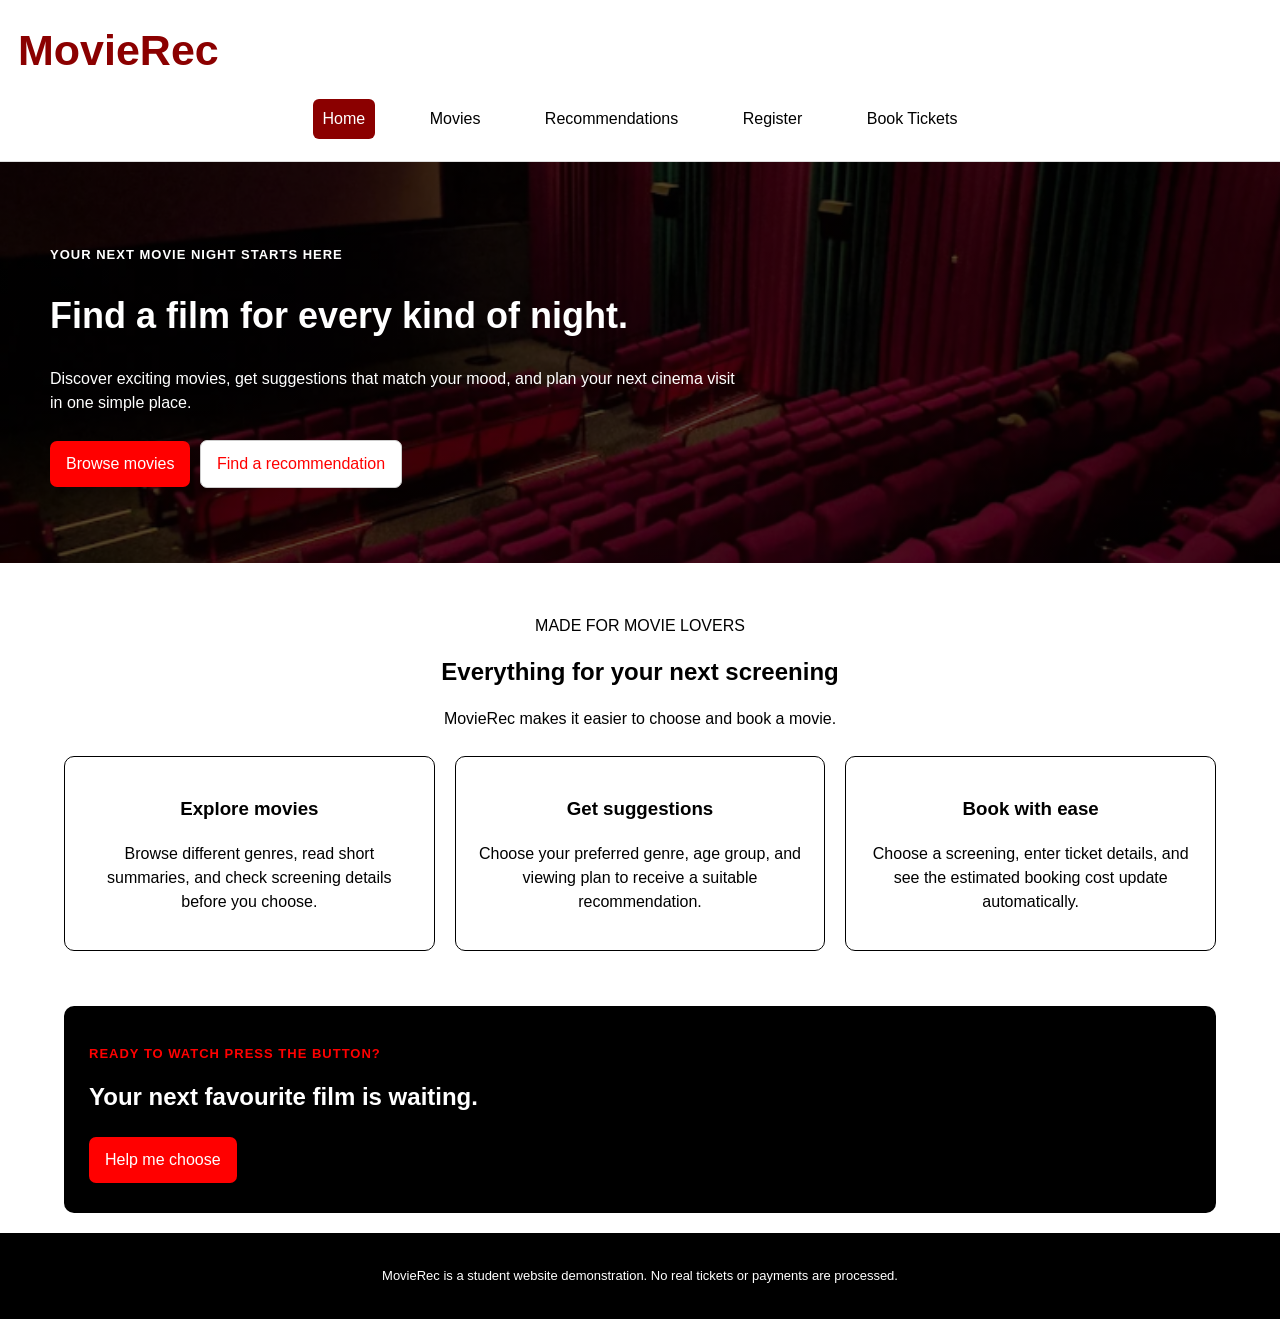
<file: index.html>
<!DOCTYPE html>
<html lang="en">
    <head>
    <meta charset="utf-8" />
    <meta name="description" content="Web Development" />
    <meta name="keywords"    content="HTML and CSS" />
    <meta name="author"      content="Het" />
    <meta name="viewport" content="width=device-width, initial-scale=1.0">
    <title>MovieRec | Discover Your Next Movie</title>
    <link rel="stylesheet" href="css/style.css">
    <script src="js/script.js" defer></script>
</head>
<body>
  <header class="site-header">
    <a class="logo" href="index.html">MovieRec</a>
    <nav aria-label="Main navigation">
      <a href="index.html" aria-current="page">Home</a>
      <a href="movies.html">Movies</a>
      <a href="recommend.html">Recommendations</a>
      <a href="register.html">Register</a>
      <a href="booking.html">Book Tickets</a>
    </nav>
  </header>

  <main>
    <section class="hero">
      <div class="hero-content">
        <p class="eyebrow">YOUR NEXT MOVIE NIGHT STARTS HERE</p>
        <h1>Find a film for every kind of night.</h1>
        <p>Discover exciting movies, get suggestions that match your mood, and plan your next cinema visit in one simple place.</p>
        <div class="button-row">
          <a class="button" href="movies.html">Browse movies</a>
          <a class="button button-secondary" href="recommend.html">Find a recommendation</a>
        </div>
      </div>
    </section>

    <section class="section">
      <div class="section-heading">
        <p>MADE FOR MOVIE LOVERS</p>
        <h2>Everything for your next screening</h2>
        <p>MovieRec makes it easier to choose and book a movie.</p>
      </div>
      <div class="feature-grid">
        <article class="feature-card">
          <h3>Explore movies</h3>
          <p>Browse different genres, read short summaries, and check screening details before you choose.</p>
        </article>
        <article class="feature-card">
          <h3>Get suggestions</h3>
          <p>Choose your preferred genre, age group, and viewing plan to receive a suitable recommendation.</p>
        </article>
        <article class="feature-card">
          <h3>Book with ease</h3>
          <p>Choose a screening, enter ticket details, and see the estimated booking cost update automatically.</p>
        </article>
      </div>
    </section>

    <section class="callout">
      <div>
        <p class="eyebrow">READY TO WATCH PRESS THE BUTTON?</p>
        <h2>Your next favourite film is waiting.</h2>
      </div>
      <a class="button" href="recommend.html">Help me choose</a>
    </section>
  </main>

  <footer>
    <p>MovieRec is a student website demonstration. No real tickets or payments are processed.</p>
  </footer>
</body>
</html>
</file>
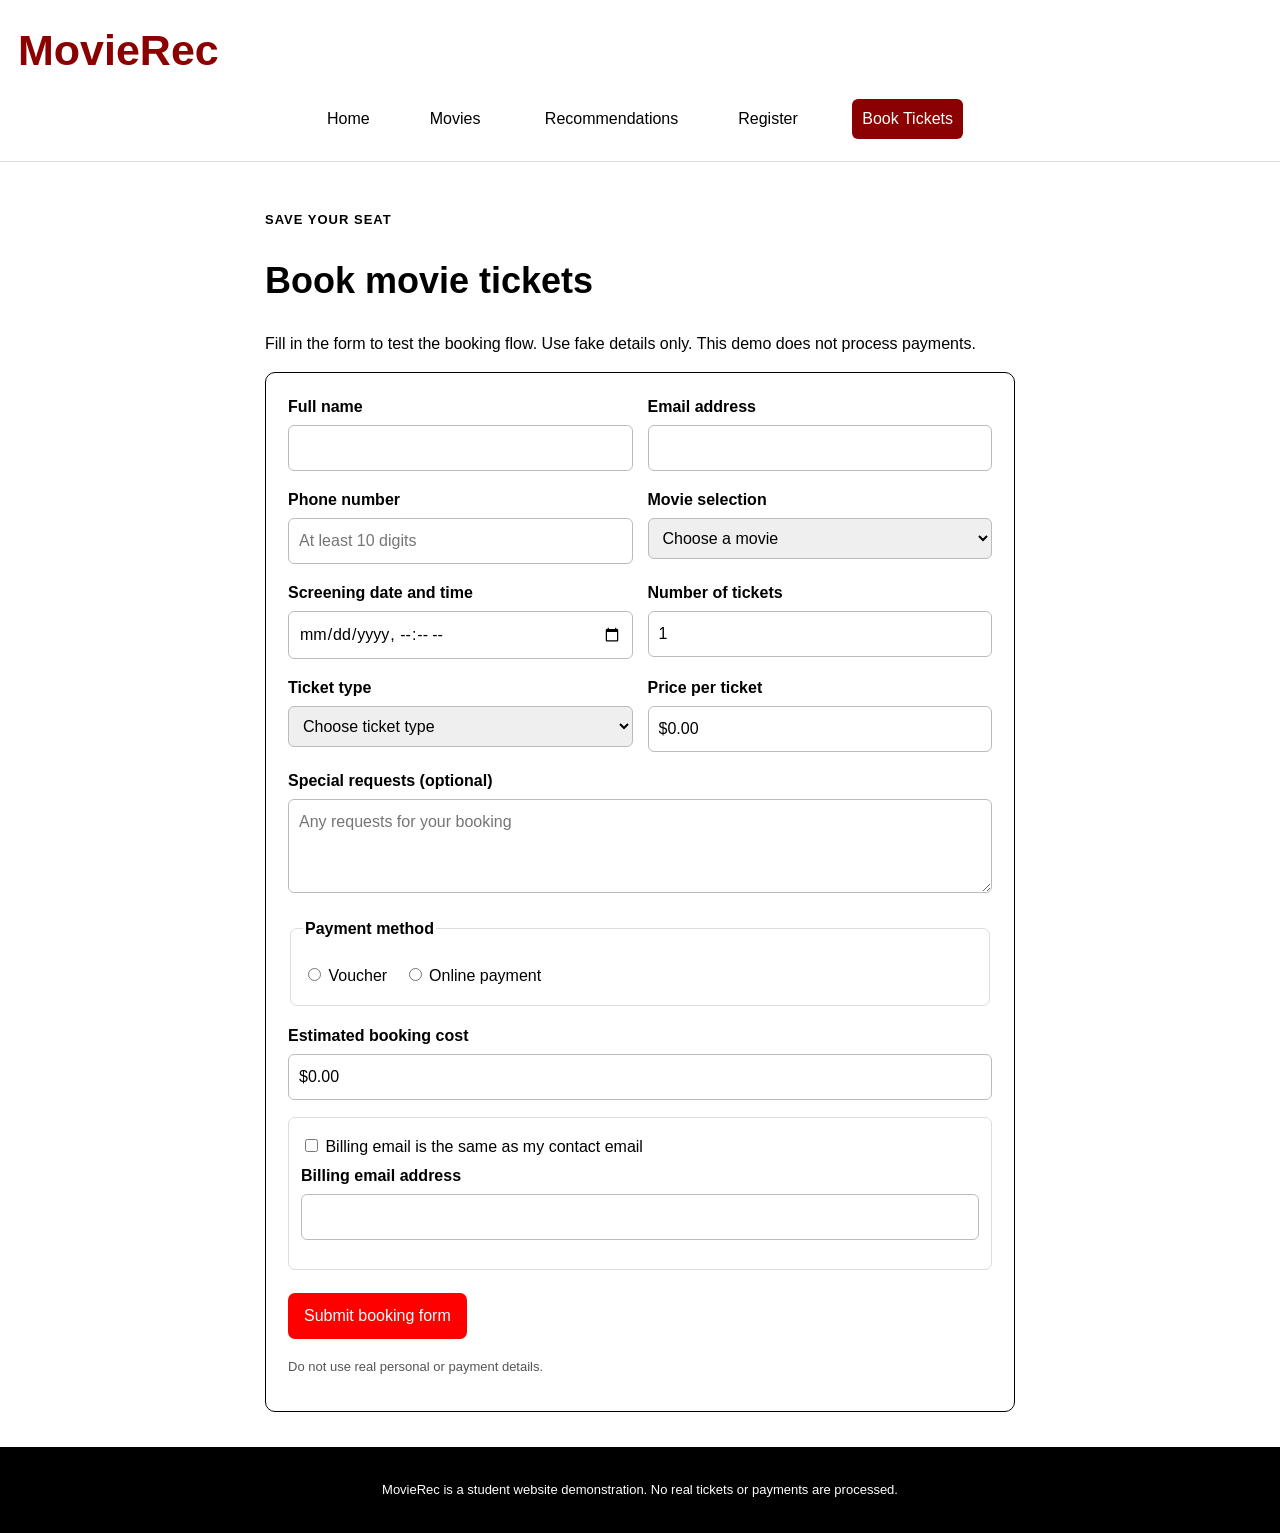
<file: booking.html>
<!DOCTYPE html>
<html lang="en">
<head>
    <meta charset="utf-8" />
    <meta name="description" content="Web Development" />
    <meta name="keywords"    content="HTML and CSS" />
    <meta name="author"      content="Het" />
    <meta name="viewport" content="width=device-width, initial-scale=1.0">
    <title>Book Tickets | MovieRec</title>
    <link rel="stylesheet" href="css/style.css">
    <script src="js/script.js" defer></script>
</head>
<body>
  <header class="site-header">
    <a class="logo" href="index.html">MovieRec</a>
    <nav aria-label="Main navigation">
      <a href="index.html">Home</a><a href="movies.html">Movies</a>
      <a href="recommend.html">Recommendations</a><a href="register.html">Register</a>
      <a href="booking.html" aria-current="page">Book Tickets</a>
    </nav>
  </header>

  <main class="page-main narrow-main">
    <section class="page-intro">
      <p class="eyebrow">SAVE YOUR SEAT</p>
      <h1>Book movie tickets</h1>
      <p>Fill in the form to test the booking flow. Use fake details only. This demo does not process payments.</p>
    </section>

    <section class="form-card">
      <form id="booking-form" method="POST" action="http://mercury.swin.edu.au/it000000/cos10005/regtest.php" novalidate>
        
        <div class="form-two-col">
          <div class="field"><label for="full-name">Full name</label><input id="full-name" name="name" autocomplete="name" required></div>
          <div class="field"><label for="booking-email">Email address</label><input id="booking-email" name="email" type="email" autocomplete="email" required></div>
          <div class="field"><label for="booking-phone">Phone number</label><input id="booking-phone" name="phone" inputmode="numeric" required placeholder="At least 10 digits"></div>
          <div class="field"><label for="movie-select">Movie selection</label>
            <select id="movie-select" name="movie" required>
              <option value="">Choose a movie</option>
              <option value="Zathura: A Space Adventure">Zathura: A Space Adventure</option>
              <option value="3 Idiots">3 Idiots</option>
              <option value="Tom and Jerry: The Fast and the Furry">Tom and Jerry: The Fast and the Furry</option>
              <option value="The Godfather">The Godfather</option>
              <option value="Journey to the Center of the Earth">Journey to the Center of the Earth</option>
              <option value="Bird Box">Bird Box</option>
            </select>
          </div>
          <div class="field"><label for="screening">Screening date and time</label><input id="screening" name="screening" type="datetime-local" required></div>
          <div class="field"><label for="tickets">Number of tickets</label><input id="tickets" name="tickets" type="number" min="1" value="1" required></div>
          <div class="field"><label for="ticket-type">Ticket type</label><select id="ticket-type" name="ticket-type" required><option value="">Choose ticket type</option><option value="Adult">Adult</option><option value="Child">Child</option><option value="Student">Student</option></select></div>
          <div class="field"><label for="ticket-price">Price per ticket</label><input id="ticket-price" name="ticket-price" readonly value="$0.00"></div>
        </div>

        <div class="field"><label for="special-requests">Special requests (optional)</label><textarea id="special-requests" name="special-requests" rows="3" placeholder="Any requests for your booking"></textarea></div>

        <fieldset class="field-set"><legend>Payment method</legend>
          <label class="radio-label"><input type="radio" name="payment-method" value="voucher" required> Voucher</label>
          <label class="radio-label"><input type="radio" name="payment-method" value="online"> Online payment</label>
        </fieldset>

        <div id="voucher-fields" class="conditional-fields" hidden>
          <div class="field"><label for="voucher-code">12-digit voucher code</label><input id="voucher-code" name="voucher-code" inputmode="numeric" maxlength="12" placeholder="Enter 12 digits"></div>
        </div>

        <div id="card-fields" class="conditional-fields" hidden>
          <div class="field"><label for="card-type">Card type</label><select id="card-type" name="card-type"><option value="">Choose card type</option><option value="visa">Visa</option><option value="mastercard">Mastercard</option><option value="amex">American Express (Amex)</option></select></div>
          <div class="field"><label for="card-number">Fake card number for testing</label><input id="card-number" name="card-number" inputmode="numeric" autocomplete="off" placeholder="16 digits, or 15 for Amex"></div>
          <p class="notice">Use fake card information only. No payment will be processed.</p>
        </div>

        <div class="field"><label for="booking-cost">Estimated booking cost</label><input id="booking-cost" name="booking-cost" readonly value="$0.00"></div>

        <div class="field-set">
          <label class="radio-label"><input id="same-billing-email" type="checkbox"> Billing email is the same as my contact email</label>
          <div class="field"><label for="billing-email">Billing email address</label><input id="billing-email" name="billing-email" type="email" required></div>
        </div>

        <button class="button" type="submit">Submit booking form</button>
        <p class="notice">Do not use real personal or payment details.</p>
      </form>
    </section>
  </main>
  <footer><p>MovieRec is a student website demonstration. No real tickets or payments are processed.</p></footer>
</body>
</html>
</file>
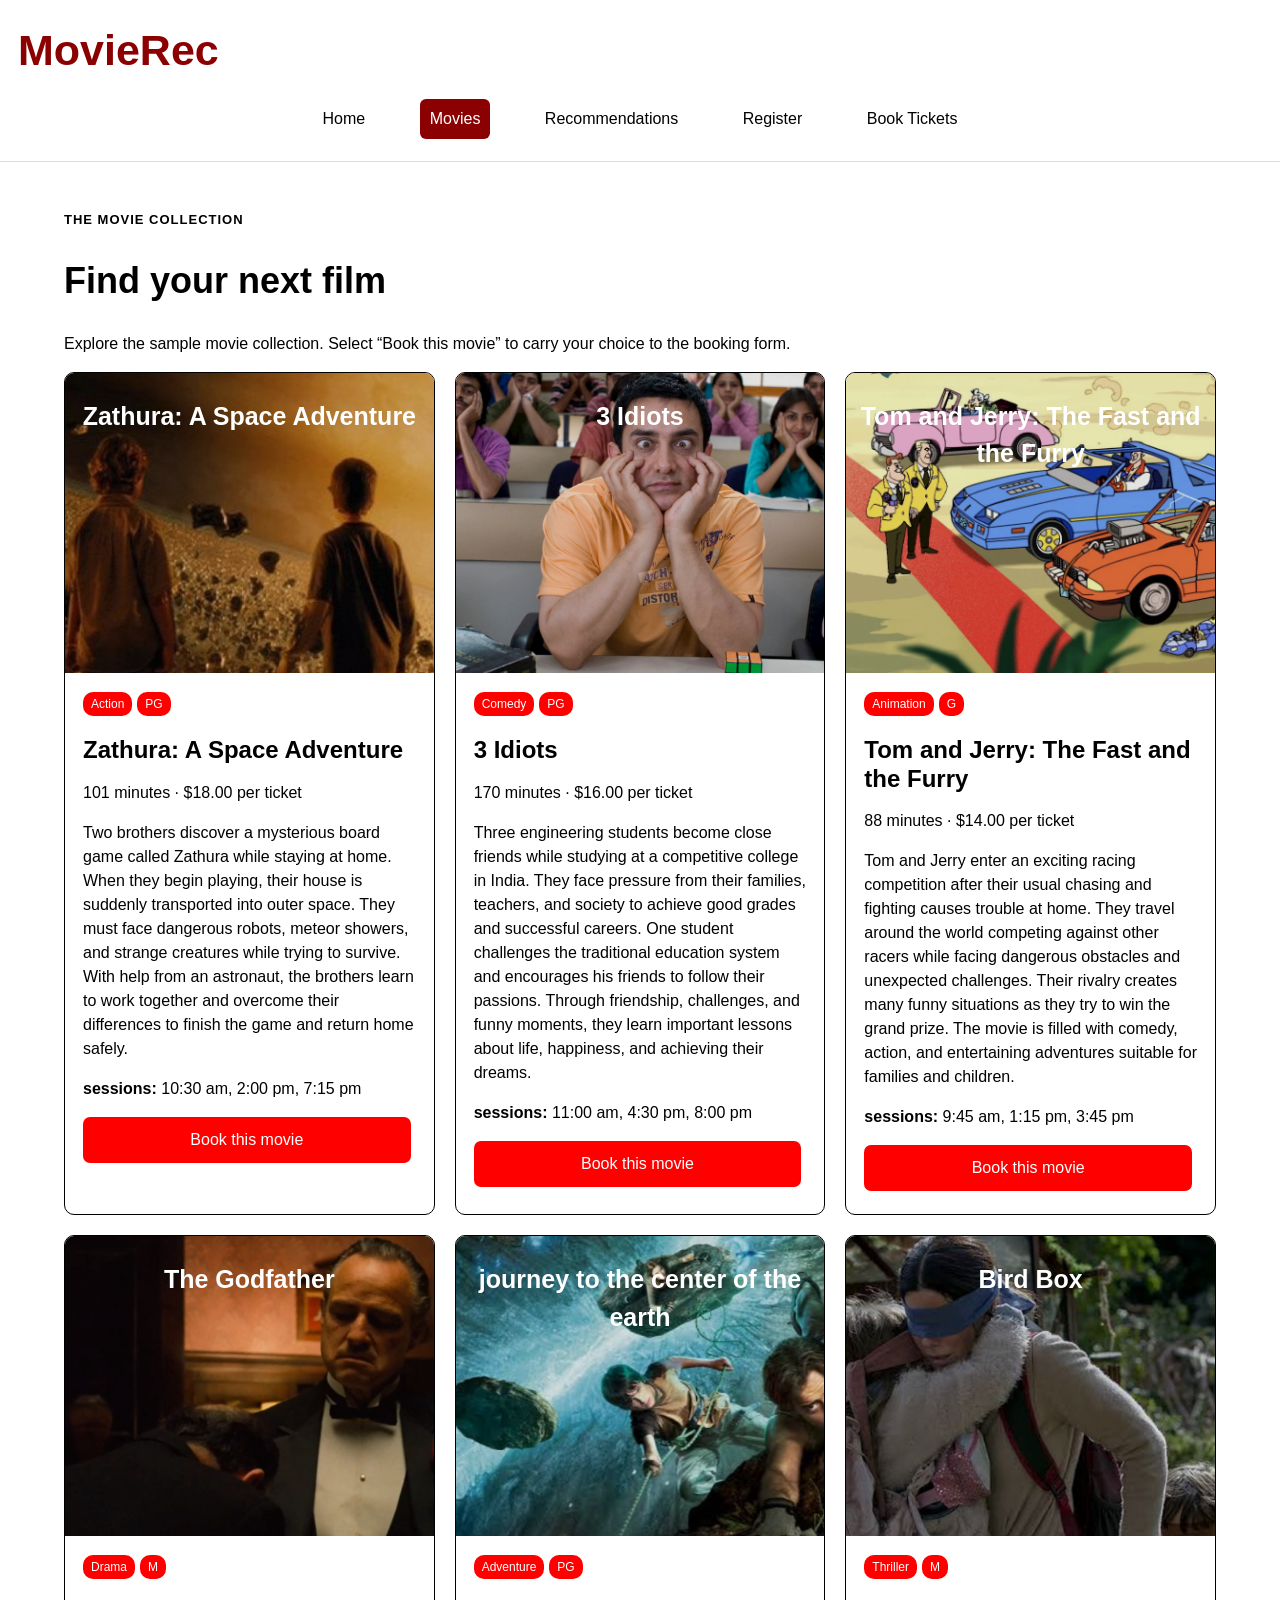
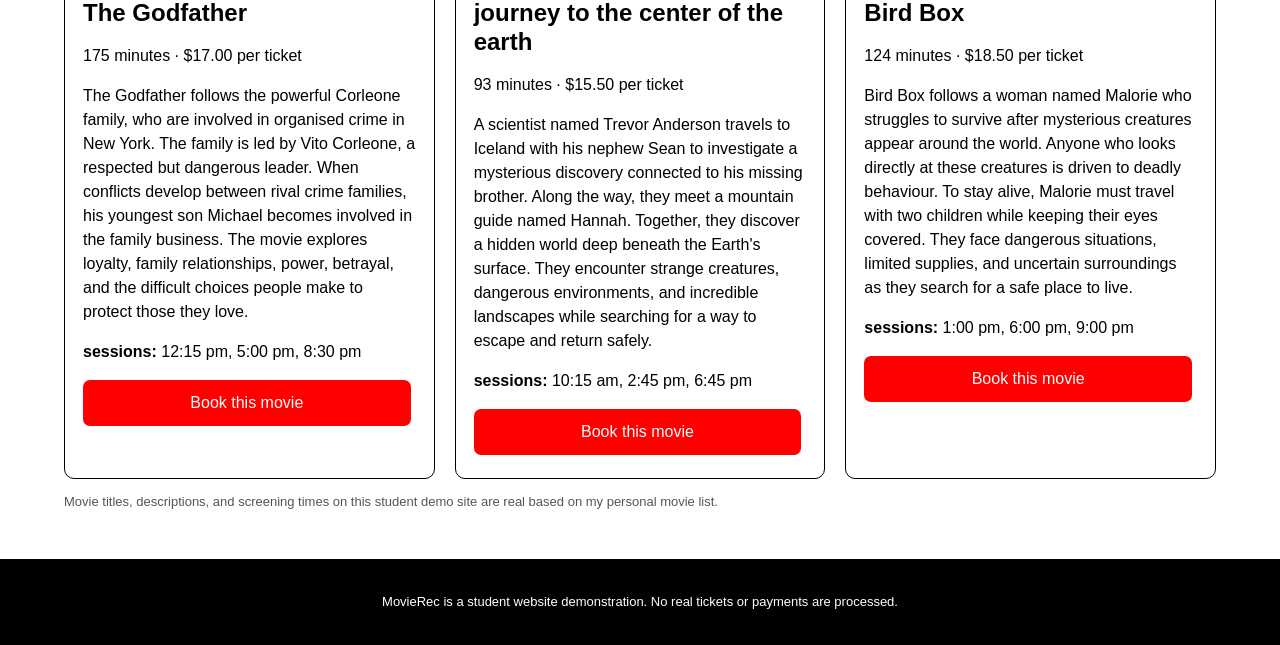
<file: movies.html>
<!DOCTYPE html>
<html lang="en">
<head>
    <meta charset="utf-8" />
    <meta name="description" content="Web Development" />
    <meta name="keywords"    content="HTML and CSS" />
    <meta name="author"      content="Het" />
    <meta name="viewport" content="width=device-width, initial-scale=1.0">
    <title>Movies | MovieRec</title>
    <link rel="stylesheet" href="css/style.css">
    <script src="js/script.js" defer></script>
</head>
<body>
  <header class="site-header">
    <a class="logo" href="index.html">MovieRec</a>
    <nav aria-label="Main navigation">
      <a href="index.html">Home</a>
      <a href="movies.html" aria-current="page">Movies</a>
      <a href="recommend.html">Recommendations</a>
      <a href="register.html">Register</a>
      <a href="booking.html">Book Tickets</a>
    </nav>
  </header>

  <main class="page-main">
    <section class="page-intro">
      <p class="eyebrow">THE MOVIE COLLECTION</p>
      <h1>Find your next film</h1>
      <p>Explore the sample movie collection. Select “Book this movie” to carry your choice to the booking form.</p>
    </section>

    <section class="movie-grid" aria-label="Available movies">
      <article class="movie-card">
        <div class="poster poster-blue" role="img" aria-label="Blue illustrated poster for Zathura: A Space Adventure"><span>Zathura: A Space Adventure</span></div>
        <div class="movie-info"><div class="tag-row"><span class="tag">Action</span><span class="tag">PG</span></div>
          <h2>Zathura: A Space Adventure</h2><p class="movie-meta">101 minutes · $18.00 per ticket</p>
          <p>Two brothers discover a mysterious board game called Zathura while staying at home. When they begin playing, their house is suddenly transported into outer space. They must face dangerous robots, meteor showers, and strange creatures while trying to survive. With help from an astronaut, the brothers learn to work together and overcome their differences to finish the game and return home safely.</p>
          <p class="session"><strong>sessions:</strong> 10:30 am, 2:00 pm, 7:15 pm</p>
          <a class="button full-button" href="booking.html?movie=Zathura: A Space Adventure">Book this movie</a>
        </div>
      </article>
      <article class="movie-card">
        <div class="poster poster-pink" role="img" aria-label="Pink illustrated poster for 3 Idiots"><span>3 Idiots</span></div>
        <div class="movie-info"><div class="tag-row"><span class="tag">Comedy</span><span class="tag">PG</span></div>
          <h2>3 Idiots</h2><p class="movie-meta">170 minutes · $16.00 per ticket</p>
          <p>Three engineering students become close friends while studying at a competitive college in India. They face pressure from their families, teachers, and society to achieve good grades and successful careers. One student challenges the traditional education system and encourages his friends to follow their passions. Through friendship, challenges, and funny moments, they learn important lessons about life, happiness, and achieving their dreams.</p>
          <p class="session"><strong>sessions:</strong> 11:00 am, 4:30 pm, 8:00 pm</p>
          <a class="button full-button" href="booking.html?movie=3 Idiots">Book this movie</a>
        </div>
      </article>
      <article class="movie-card">
        <div class="poster poster-gold" role="img" aria-label="Gold illustrated poster for Tom and Jerry: The Fast and the Furry"><span>Tom and Jerry: The Fast and the Furry</span></div>
        <div class="movie-info"><div class="tag-row"><span class="tag">Animation</span><span class="tag">G</span></div>
          <h2>Tom and Jerry: The Fast and the Furry</h2><p class="movie-meta">88 minutes · $14.00 per ticket</p>
          <p>Tom and Jerry enter an exciting racing competition after their usual chasing and fighting causes trouble at home. They travel around the world competing against other racers while facing dangerous obstacles and unexpected challenges. Their rivalry creates many funny situations as they try to win the grand prize. The movie is filled with comedy, action, and entertaining adventures suitable for families and children.</p>
          <p class="session"><strong>sessions:</strong> 9:45 am, 1:15 pm, 3:45 pm</p>
          <a class="button full-button" href="booking.html?movie=Tom and Jerry: The Fast and the Furry">Book this movie</a>
        </div>
      </article>
      <article class="movie-card">
        <div class="poster poster-purple" role="img" aria-label="Purple for The Godfather "><span>The Godfather</span></div>
        <div class="movie-info"><div class="tag-row"><span class="tag">Drama</span><span class="tag">M</span></div>
          <h2>The Godfather</h2><p class="movie-meta">175 minutes · $17.00 per ticket</p>     
          <p>The Godfather follows the powerful Corleone family, who are involved in organised crime in New York. The family is led by Vito Corleone, a respected but dangerous leader. When conflicts develop between rival crime families, his youngest son Michael becomes involved in the family business. The movie explores loyalty, family relationships, power, betrayal, and the difficult choices people make to protect those they love.</p>
          <p class="session"><strong>sessions:</strong> 12:15 pm, 5:00 pm, 8:30 pm</p>
          <a class="button full-button" href="booking.html?movie=The Godfather">Book this movie</a>
        </div>
      </article>
      <article class="movie-card">
        <div class="poster poster-green" role="img" aria-label="Green illustrated poster for journey to the center of the earth"><span>journey to the center of the earth</span></div>
        <div class="movie-info"><div class="tag-row"><span class="tag">Adventure</span><span class="tag">PG</span></div>
          <h2>journey to the center of the earth</h2><p class="movie-meta">93 minutes · $15.50 per ticket</p>
          <p>A scientist named Trevor Anderson travels to Iceland with his nephew Sean to investigate a mysterious discovery connected to his missing brother. Along the way, they meet a mountain guide named Hannah. Together, they discover a hidden world deep beneath the Earth's surface. They encounter strange creatures, dangerous environments, and incredible landscapes while searching for a way to escape and return safely.</p>
          <p class="session"><strong>sessions:</strong> 10:15 am, 2:45 pm, 6:45 pm</p>
          <a class="button full-button" href="booking.html?movie=Journey to the Center of the Earth">Book this movie</a>
        </div>
      </article>
      <article class="movie-card">
        <div class="poster poster-red" role="img" aria-label="Red illustrated poster for Bird Box"><span>Bird Box</span></div>
        <div class="movie-info"><div class="tag-row"><span class="tag">Thriller</span><span class="tag">M</span></div>
          <h2>Bird Box</h2><p class="movie-meta">124 minutes · $18.50 per ticket</p>
          <p>Bird Box follows a woman named Malorie who struggles to survive after mysterious creatures appear around the world. Anyone who looks directly at these creatures is driven to deadly behaviour. To stay alive, Malorie must travel with two children while keeping their eyes covered. They face dangerous situations, limited supplies, and uncertain surroundings as they search for a safe place to live.</p>
          <p class="session"><strong>sessions:</strong> 1:00 pm, 6:00 pm, 9:00 pm</p>
         <a class="button full-button" href="booking.html?movie=Bird Box">Book this movie</a>
        </div>
      </article>
    </section>
    <p class="notice">Movie titles, descriptions, and screening times on this student demo site are real based on my personal movie list.</p>
  </main>

  <footer><p>MovieRec is a student website demonstration. No real tickets or payments are processed.</p></footer>
</body>
</html>
</file>
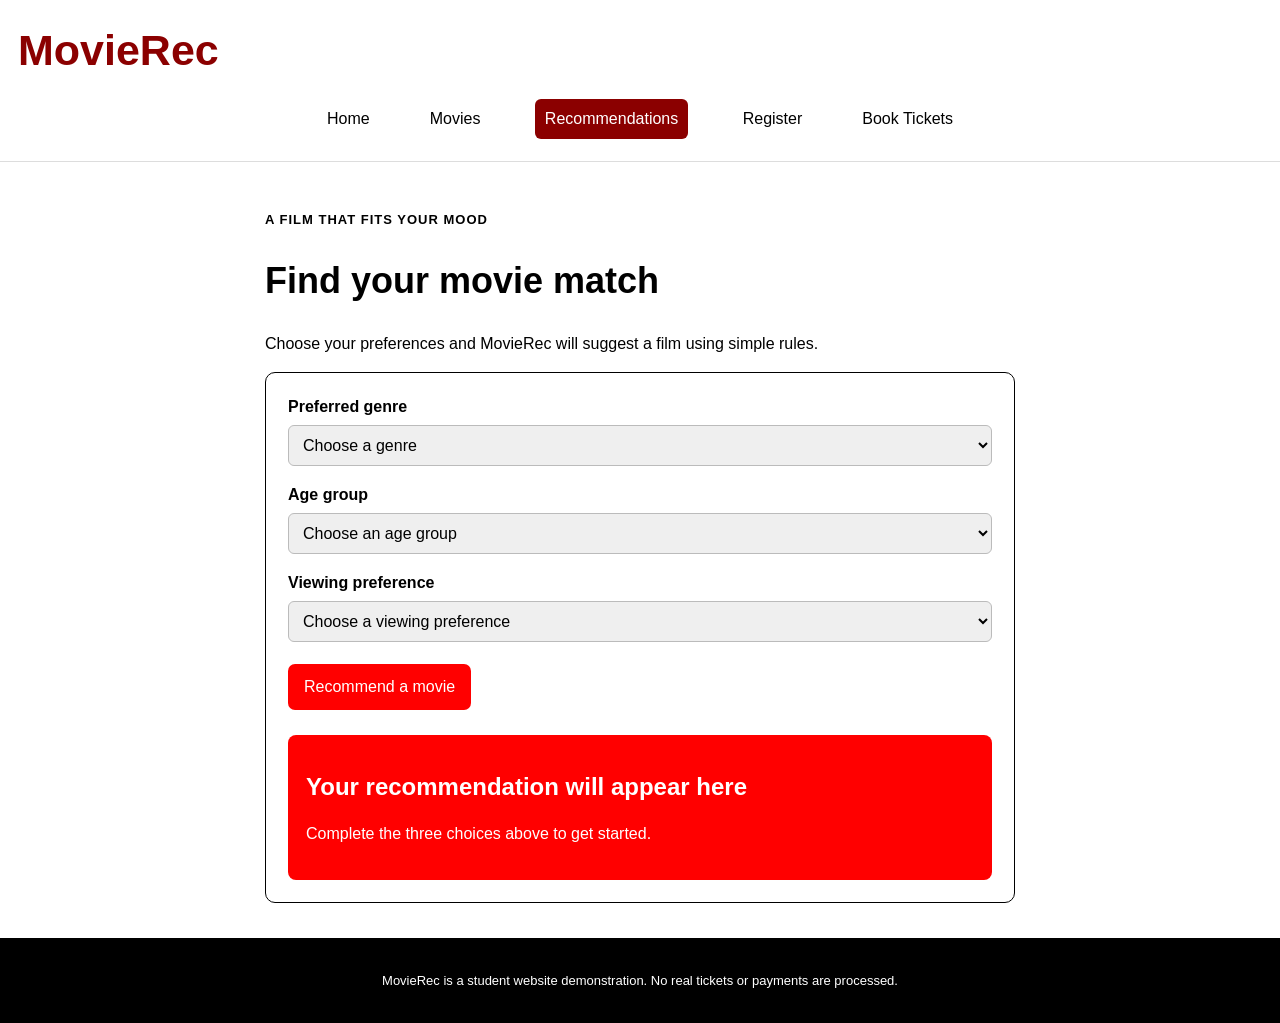
<file: recommend.html>
<!DOCTYPE html>
<html lang="en">
    <head>
    <meta charset="utf-8" />
    <meta name="description" content="Web Development" />
    <meta name="keywords"    content="HTML and CSS" />
    <meta name="author"      content="Het" />
    <meta name="viewport" content="width=device-width, initial-scale=1.0">
    <title>Recommendations | MovieRec</title>
    <link rel="stylesheet" href="css/style.css">
    <script src="js/script.js" defer></script>
</head>
<body>
  <header class="site-header">
    <a class="logo" href="index.html">MovieRec</a>
    <nav aria-label="Main navigation">
      <a href="index.html">Home</a><a href="movies.html">Movies</a>
      <a href="recommend.html" aria-current="page">Recommendations</a>
      <a href="register.html">Register</a><a href="booking.html">Book Tickets</a>
    </nav>
  </header>

  <main class="page-main narrow-main">
    <section class="page-intro">
      <p class="eyebrow">A FILM THAT FITS YOUR MOOD</p>
      <h1>Find your movie match</h1>
      <p>Choose your preferences and MovieRec will suggest a film using simple rules.</p>
    </section>

    <section class="form-card">
      <form id="recommend-form">
        <div class="field">
          <label for="genre">Preferred genre</label>
          <select id="genre" name="genre" required>
            <option value="">Choose a genre</option>
            <option>Action</option><option>Comedy</option><option>Animation</option>
            <option>Drama</option><option>Adventure</option><option>Thriller</option>
          </select>
        </div>
        <div class="field">
          <label for="age-group">Age group</label>
          <select id="age-group" name="age-group" required>
            <option value="">Choose an age group</option>
            <option value="child">Child</option><option value="teen">Teen</option><option value="adult">Adult</option>
          </select>
        </div>
        <div class="field">
          <label for="viewing">Viewing preference</label>
          <select id="viewing" name="viewing" required>
            <option value="">Choose a viewing preference</option>
            <option value="family">Family</option><option value="date">Date Night</option>
            <option value="friends">Friends</option><option value="solo">Solo</option>
          </select>
        </div>
        <button class="button" type="submit">Recommend a movie</button>
      </form>
      <div id="recommend-result" class="result-box" aria-live="polite">
        <h2>Your recommendation will appear here</h2>
        <p>Complete the three choices above to get started.</p>
      </div>
    </section>
  </main>

  <footer><p>MovieRec is a student website demonstration. No real tickets or payments are processed.</p></footer>
</body>
</html>
</file>
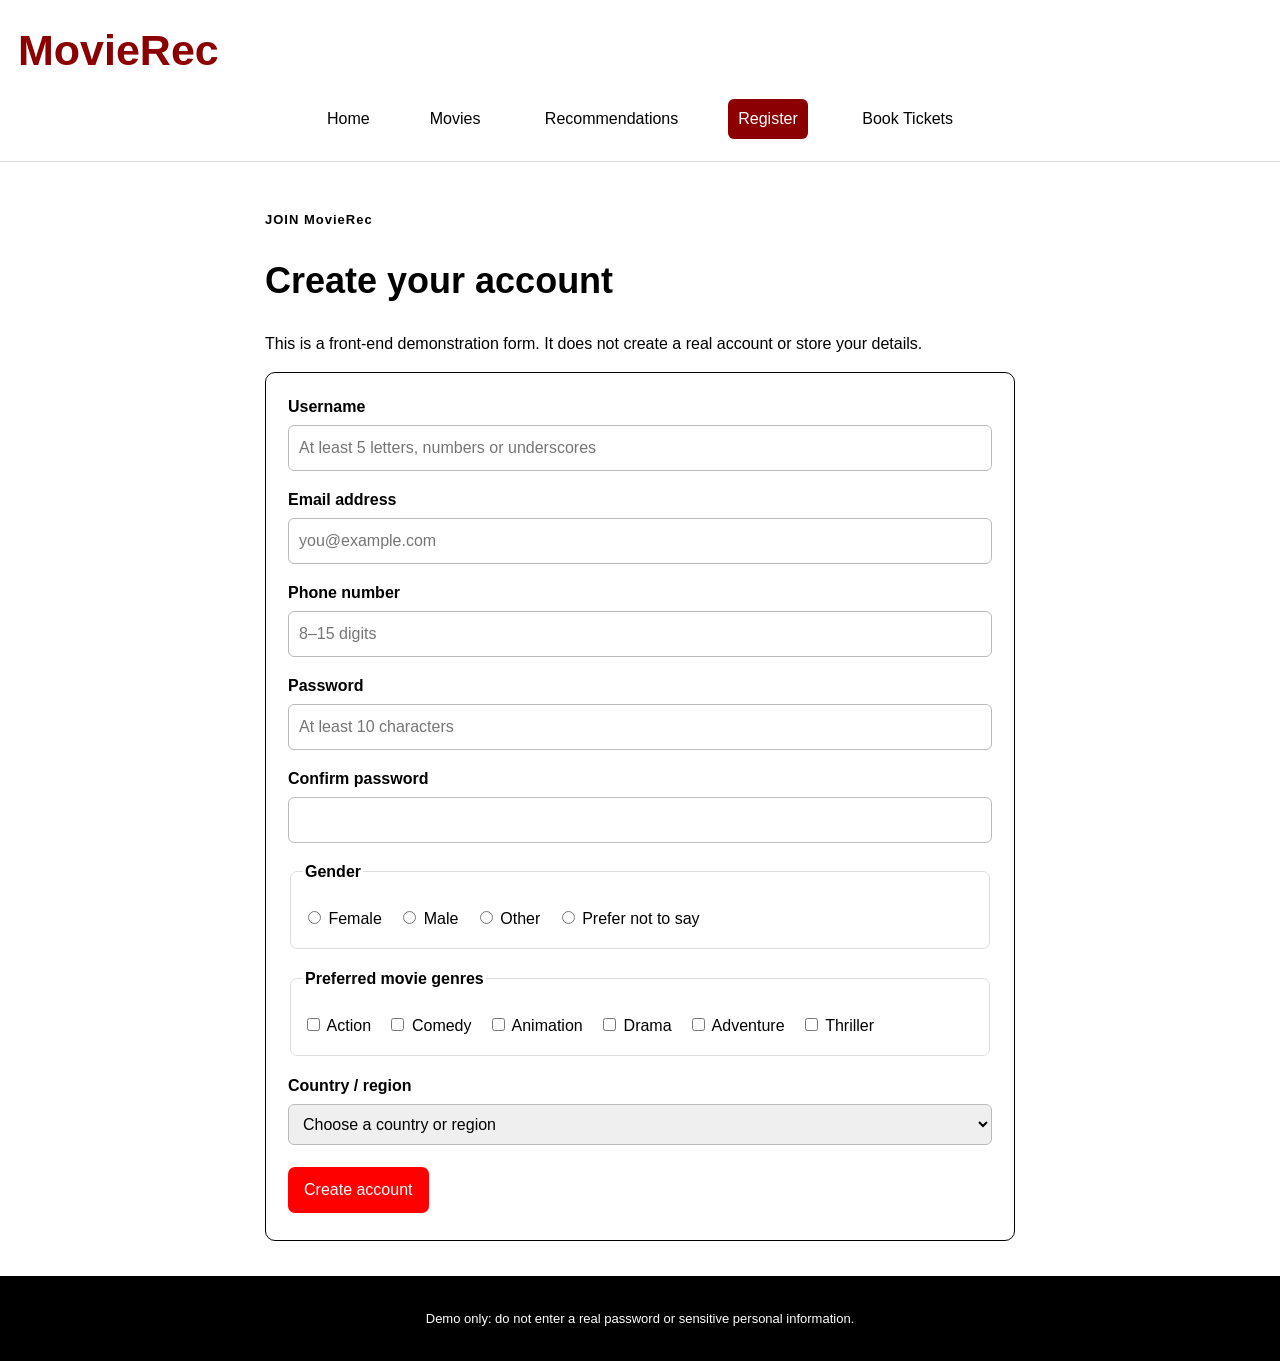
<file: register.html>
<!DOCTYPE html>
<html lang="en">
    <head>
    <meta charset="utf-8" />
    <meta name="description" content="Web Development" />
    <meta name="keywords"    content="HTML and CSS" />
    <meta name="author"      content="Het" />
    <meta name="viewport" content="width=device-width, initial-scale=1.0">
    <title>Register | MovieRec</title>
    <link rel="stylesheet" href="css/style.css">
    <script src="js/script.js" defer></script>
</head>
<body>
  <header class="site-header">
    <a class="logo" href="index.html">MovieRec</a>
    <nav aria-label="Main navigation">
      <a href="index.html">Home</a><a href="movies.html">Movies</a>
      <a href="recommend.html">Recommendations</a><a href="register.html" aria-current="page">Register</a>
      <a href="booking.html">Book Tickets</a>
    </nav>
  </header>

  <main class="page-main narrow-main">
    <section class="page-intro">
      <p class="eyebrow">JOIN MovieRec</p>
      <h1>Create your account</h1>
      <p>This is a front-end demonstration form. It does not create a real account or store your details.</p>
    </section>

    <section class="form-card">
      <form id="register-form" method="POST" action="http://mercury.swin.edu.au/it000000/cos10005/regtest.php" novalidate>
        
        <div class="field"><label for="username">Username</label><input id="username" name="username" autocomplete="username" required minlength="5" placeholder="At least 5 letters, numbers or underscores"></div>
        <div class="field"><label for="register-email">Email address</label><input id="register-email" name="email" type="email" autocomplete="email" required placeholder="you@example.com"></div>
        <div class="field"><label for="register-phone">Phone number</label><input id="register-phone" name="phone" inputmode="numeric" required placeholder="8–15 digits"></div>
        <div class="field"><label for="password">Password</label><input id="password" name="password" type="password" autocomplete="new-password" required placeholder="At least 10 characters"></div>
        <div class="field"><label for="confirm-password">Confirm password</label><input id="confirm-password" name="confirm-password" type="password" autocomplete="new-password" required></div>
        <fieldset class="field-set"><legend>Gender</legend>
          <label class="radio-label"><input type="radio" name="gender" value="female" required> Female</label>
          <label class="radio-label"><input type="radio" name="gender" value="male"> Male</label>
          <label class="radio-label"><input type="radio" name="gender" value="other"> Other</label>
          <label class="radio-label"><input type="radio" name="gender" value="prefer-not-to-say"> Prefer not to say</label>
        </fieldset>
        <fieldset class="field-set"><legend>Preferred movie genres</legend>
          <label class="radio-label"><input type="checkbox" name="preferred-genre" value="Action"> Action</label>
          <label class="radio-label"><input type="checkbox" name="preferred-genre" value="Comedy"> Comedy</label>
          <label class="radio-label"><input type="checkbox" name="preferred-genre" value="Animation"> Animation</label>
          <label class="radio-label"><input type="checkbox" name="preferred-genre" value="Drama"> Drama</label>
          <label class="radio-label"><input type="checkbox" name="preferred-genre" value="Adventure"> Adventure</label>
          <label class="radio-label"><input type="checkbox" name="preferred-genre" value="Thriller"> Thriller</label>
        </fieldset>
        <div class="field"><label for="country">Country / region</label>
          <select id="country" name="country" required><option value="">Choose a country or region</option><option>Australia</option><option>New Zealand</option><option>India</option><option>United Kingdom</option><option>United States</option><option>Other</option></select>
        </div>
        <button class="button" type="submit">Create account</button>
        <p id="register-success" class="success-message" role="status" hidden></p>
      </form>
    </section>
  </main>
  <footer><p>Demo only: do not enter a real password or sensitive personal information.</p></footer>
</body>
</html>
</file>
<file: css/style.css>
/* General page styles */
body {
  margin: 0;
  font-family: Arial, sans-serif;
  background: white;
  color: black;
  line-height: 1.5;
}

/* Header and navigation */
.site-header {
  background: white;
  padding: 18px;
  border-bottom: 1px solid #ddd;
}

.logo {
  color: darkred;
  font-size: 43px;
  font-weight: bold;
  text-decoration: none;
}

nav {
  margin-top: 12px;
  text-align: center;
}

nav a {
  display: inline-block;
  margin: 4px 20px;
  padding: 8px 10px;
  color: black;
  text-decoration: none;
  border-radius: 6px;
}

nav a:hover,
nav a[aria-current="page"] {
  background: darkred;
  color: white;
}

/* Main sections */
main {
  min-height: 70vh;
}

.hero,
.section,
.page-main {
  padding: 35px 5%;
}

.hero {
  background: linear-gradient(
    rgba(0, 0, 0, 0.65),
    rgba(0, 0, 0, 0.65)
  ), url("../images/cinema.png");

  background-size: cover;
  background-position: center;
  background-repeat: no-repeat;
  color: white;
  padding: 70px 50px;
}

.hero-content {
  max-width: 700px;
}

.eyebrow {
  color: white;
  font-size: 13px;
  font-weight: bold;
  letter-spacing: 1px;
}

h1 {
  font-size: 36px;
  line-height: 1.2;
}

h2 {
  line-height: 1.2;
}

.hero-art {
  display: none;
}

/* Buttons */
.button-row {
  margin-top: 20px;
}

.button {
  display: inline-block;
  margin: 5px 5px 5px 0;
  padding: 11px 16px;
  background: red;
  color: white;
  border: none;
  border-radius: 7px;
  text-decoration: none;
  font: inherit;
  cursor: pointer;
}

.button:hover {
  background: darkred;
}

.button-secondary {
  background: white;
  color: red;
  border: 1px solid #ccc;
}

.full-button {
  display: block;
  text-align: center;
}

/* Feature and movie cards */
.section-heading {
  text-align: center;
  margin-bottom: 25px;
}

/* Desktop layout: 1024px and above */
.feature-grid,
.movie-grid {
  display: grid;
  grid-template-columns: repeat(3, 1fr);
  gap: 20px;
}

.feature-card,
.movie-card,
.form-card {
  background: white;
  border: 1px solid black;
  border-radius: 10px;
  overflow: hidden;
}

.feature-card {
  padding: 20px;
  text-align: center;
  max-width: 800px;
  margin: 0 auto;
}

.feature-icon {
  font-size: 24px;
}

.callout {
  margin: 20px 5%;
  padding: 25px;
  background: black;
  color: white;
  border-radius: 10px;
}

.callout .eyebrow {
  color: red;
}

/* Movie posters */
.poster {
  min-height: 250px;
  padding: 25px 10px;
  color: white;
  text-align: center;
  font-size: 25px;
  font-weight: bold;
  background-size: cover;
  background-position: center;
  background-repeat: no-repeat;
}

.poster small {
  display: block;
  margin-top: 10px;
  font-size: 11px;
}

.poster-blue {
  background-image: url("../images/Zathura-A-Space Adventure.png");
}

.poster-pink {
  background-image: url("../images/3-idiots.png");
}

.poster-gold {
  background-image: url("../images/tom-jerry.png");
}

.poster-purple {
  background-image: url("../images/the godfather.png");
}

.poster-green {
  background-image: url("../images/advanture.png");
}

.poster-red {
  background-image: url("../images/bird box.png");
}

/* Movie information */
.movie-info {
  padding: 18px;
}

.movie-info h2 {
  margin-bottom: 5px;
}

.movie-meta,
.movie-info p,
.page-intro p {
  color: black;
}

.tag {
  display: inline-block;
  margin-right: 5px;
  padding: 3px 8px;
  background: red;
  color: white;
  border-radius: 10px;
  font-size: 12px;
}

/* Forms */
.narrow-main {
  max-width: 750px;
  margin: auto;
}

.form-card {
  padding: 22px;
}

.field {
  margin-bottom: 17px;
}

label,
legend {
  display: block;
  margin-bottom: 6px;
  font-weight: bold;
}

input,
select,
textarea {
  width: 100%;
  padding: 10px;
  border: 1px solid #bbb;
  border-radius: 6px;
  font: inherit;
  box-sizing: border-box;
}

input[type="checkbox"],
input[type="radio"] {
  width: auto;
}

.field-set {
  margin-bottom: 18px;
  padding: 12px;
  border: 1px solid #ddd;
  border-radius: 7px;
}

.radio-label {
  display: inline-block;
  margin: 5px 12px 5px 0;
  font-weight: normal;
}

.form-two-col {
  display: grid;
  grid-template-columns: 1fr 1fr;
  gap: 0 15px;
}

/* Messages */
.result-box {
  margin-top: 20px;
  padding: 18px;
  background: red;
  color: white;
  border-radius: 8px;
}

.success-message {
  padding: 12px;
  background: red;
  color: white;
  border-radius: 7px;
}

/* Payment fields */
.conditional-fields {
  margin: 15px 0;
  padding: 15px;
  background: rgb(228, 93, 93);
  border: 1px dashed red;
  border-radius: 8px;
}

.notice {
  color: #555;
  font-size: 13px;
}

/* Footer */
footer {
  padding: 20px;
  background: black;
  color: white;
  text-align: center;
  font-size: 13px;
}

/* Tablet layout: 768px to 1023px */
@media (min-width: 768px) and (max-width: 1023px) {

  .feature-grid,
  .movie-grid {
    grid-template-columns: repeat(2, 1fr);
  }

  nav a {
    margin: 4px 10px;
  }

  .hero {
    padding: 50px 5%;
  }
}

/* Mobile layout: 767px and below */
@media (max-width: 767px) {

  .feature-grid,
  .movie-grid,
  .form-two-col {
    grid-template-columns: 1fr;
  }

  h1 {
    font-size: 30px;
  }

  .logo {
    font-size: 30px;
  }

  .page-main,
  .hero,
  .section {
    padding: 25px 5%;
  }

  nav a {
    margin: 4px;
    padding: 7px;
  }
}

/* Hide inactive payment fields */
[hidden] {
  display: none !important;
}
</file>
